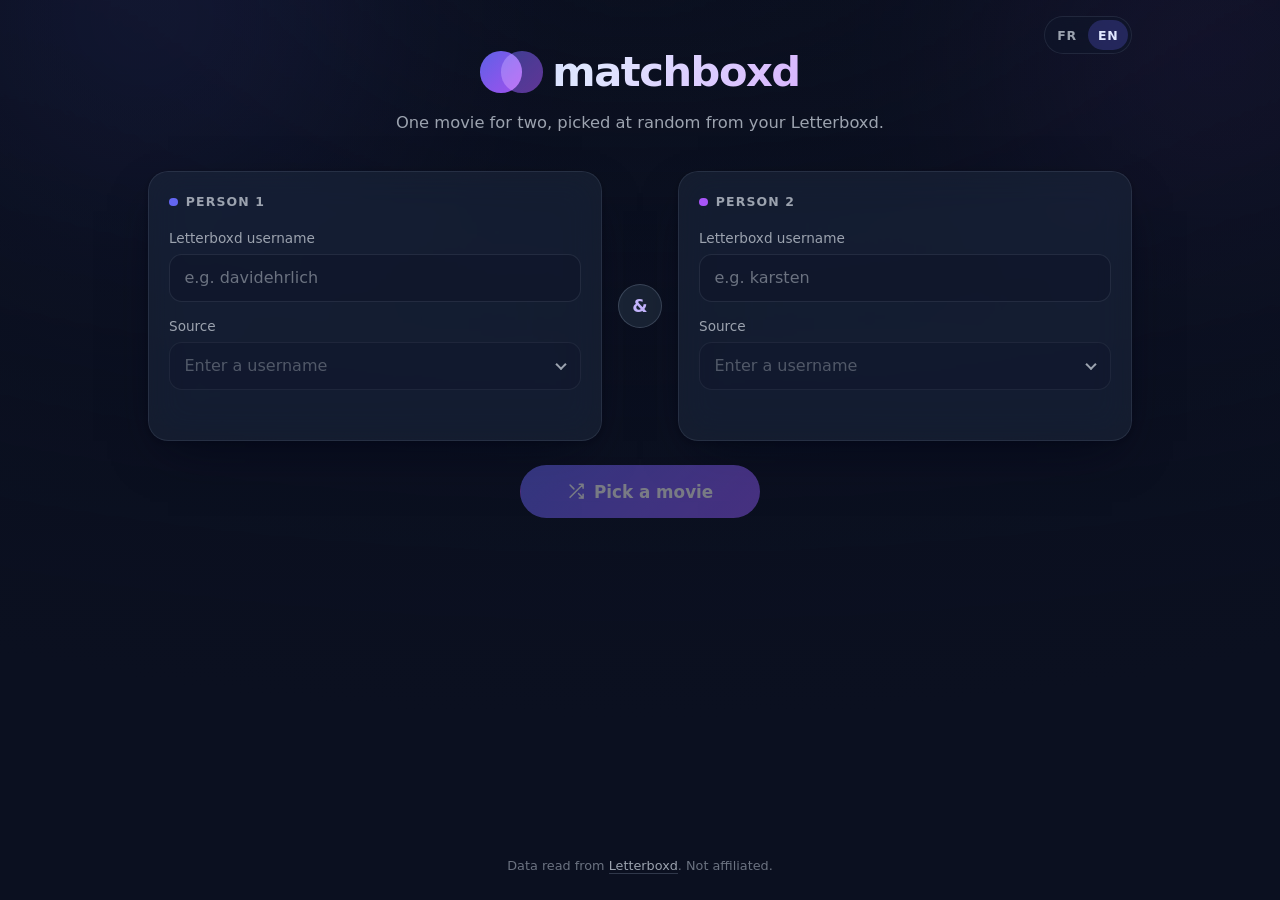
<file: web/index.html>
<!doctype html>
<html lang="fr">
<head>
  <meta charset="utf-8">
  <meta name="viewport" content="width=device-width, initial-scale=1, viewport-fit=cover">
  <meta name="theme-color" content="#0b1020">
  <meta name="description" content="Tirez au sort un film à regarder à deux, à partir de vos comptes Letterboxd.">
  <title>matchboxd</title>
  <link rel="icon" href="favicon.svg" type="image/svg+xml">
  <link rel="stylesheet" href="style.css">
</head>
<body>
  <div class="backdrop" aria-hidden="true">
    <div class="backdrop-img" id="backdrop"></div>
    <div class="glow glow-a"></div>
    <div class="glow glow-b"></div>
  </div>

  <main class="shell">
    <nav class="lang" aria-label="Langue / Language">
      <button type="button" data-lang="fr" lang="fr">FR</button>
      <button type="button" data-lang="en" lang="en">EN</button>
    </nav>

    <header class="masthead">
      <h1 class="logo"><span class="logo-mark" aria-hidden="true"><i></i><i></i></span>matchboxd</h1>
      <p class="tagline" data-i18n="tagline"></p>
    </header>

    <form class="pickers" id="form" novalidate>
      <fieldset class="panel person" data-side="a">
        <legend class="person-label"><span class="dot"></span><span data-i18n="person1"></span></legend>
        <label class="field">
          <span data-i18n="username"></span>
          <input type="text" name="user" autocomplete="off" autocapitalize="off" spellcheck="false" data-i18n-placeholder="placeholderA">
        </label>
        <label class="field">
          <span data-i18n="source"></span>
          <div class="select-wrap">
            <select name="source" disabled></select>
          </div>
        </label>
        <p class="field-msg" role="status"></p>
      </fieldset>

      <div class="amp" aria-hidden="true">&amp;</div>

      <fieldset class="panel person" data-side="b">
        <legend class="person-label"><span class="dot"></span><span data-i18n="person2"></span></legend>
        <label class="field">
          <span data-i18n="username"></span>
          <input type="text" name="user" autocomplete="off" autocapitalize="off" spellcheck="false" data-i18n-placeholder="placeholderB">
        </label>
        <label class="field">
          <span data-i18n="source"></span>
          <div class="select-wrap">
            <select name="source" disabled></select>
          </div>
        </label>
        <p class="field-msg" role="status"></p>
      </fieldset>

      <div class="actions">
        <button type="submit" class="btn btn-primary" id="pick" disabled>
          <svg class="icon" viewBox="0 0 24 24" aria-hidden="true"><path d="M16 3h5v5M4 20 21 3M21 16v5h-5M15 15l6 6M4 4l5 5"/></svg>
          <svg class="icon-loader" viewBox="0 0 24 24" aria-hidden="true"><path d="M21 12a9 9 0 1 1-6.22-8.56"/></svg>
          <span data-i18n="pick"></span>
        </button>
      </div>
    </form>

    <section class="result" id="result" aria-live="polite"></section>
  </main>

  <footer class="foot">
    <span data-i18n="footer"></span> <a href="https://letterboxd.com" target="_blank" rel="noopener">Letterboxd</a>.
    <span data-i18n="notAffiliated"></span>
  </footer>

  <template id="tpl-film">
    <article class="panel film">
      <div class="film-bg" aria-hidden="true"></div>
      <div class="film-poster">
        <img alt="" loading="eager" decoding="async">
      </div>
      <div class="film-body">
        <p class="common"></p>
        <h2 class="film-title"><span class="title"></span> <span class="year"></span></h2>
        <p class="film-meta"></p>
        <ul class="genres"></ul>
        <div class="badges"></div>
        <p class="synopsis"></p>
        <div class="film-actions">
          <button type="button" class="btn btn-primary again">
            <svg class="icon" viewBox="0 0 24 24" aria-hidden="true"><path d="M3 12a9 9 0 0 1 15.5-6.2L21 8M21 3v5h-5M21 12a9 9 0 0 1-15.5 6.2L3 16M3 21v-5h5"/></svg>
            <svg class="icon-loader" viewBox="0 0 24 24" aria-hidden="true"><path d="M21 12a9 9 0 1 1-6.22-8.56"/></svg>
            <span data-i18n="again"></span>
          </button>
          <a class="btn btn-ghost lb-link" target="_blank" rel="noopener">Letterboxd</a>
          <a class="btn btn-ghost imdb-link" target="_blank" rel="noopener">IMDb</a>
        </div>
      </div>
    </article>
  </template>

  <script src="app.js"></script>
</body>
</html>
</file>
<file: web/style.css>
/* matchboxd — visual language after ElegantFin / Jellyseerr:
   deep slate canvas, indigo→violet accents, frosted translucent panels. */

:root {
  --bg: #0b1020;
  --bg-2: #111827;
  --panel: rgba(30, 41, 59, 0.55);
  --panel-strong: rgba(30, 41, 59, 0.78);
  --field: rgba(15, 23, 42, 0.6);
  --border: rgba(148, 163, 184, 0.14);
  --border-strong: rgba(148, 163, 184, 0.28);
  --text: #e5e7eb;
  --text-2: #9ca3af;
  --text-3: #6b7280;
  --indigo: #6366f1;
  --violet: #8b5cf6;
  --purple: #a855f7;
  --grad: linear-gradient(135deg, var(--indigo) 0%, var(--violet) 55%, var(--purple) 100%);
  --danger: #f87171;
  --warn: #fbbf24;
  --radius: 1.25rem;
  --radius-sm: 0.8rem;
  --shadow: 0 20px 50px -20px rgba(2, 6, 23, 0.8), 0 2px 6px rgba(2, 6, 23, 0.3);
  --ease: cubic-bezier(0.2, 0.8, 0.2, 1);
  --font: ui-sans-serif, -apple-system, BlinkMacSystemFont, "Segoe UI Variable", "Segoe UI", system-ui, Roboto, "Helvetica Neue", Arial, sans-serif;
  color-scheme: dark;
}

*, *::before, *::after { box-sizing: border-box; }

html { -webkit-text-size-adjust: 100%; }

body {
  margin: 0;
  min-height: 100vh;
  min-height: 100dvh;
  display: flex;
  flex-direction: column;
  background: var(--bg);
  color: var(--text);
  font: 400 1rem/1.55 var(--font);
  -webkit-font-smoothing: antialiased;
  overflow-x: hidden;
}

a { color: inherit; }

/* ---------- Atmosphere ---------- */

.backdrop { position: fixed; inset: 0; z-index: -1; overflow: hidden; pointer-events: none; }

.backdrop::after { /* vignette keeping text readable over any backdrop */
  content: "";
  position: absolute; inset: 0;
  background:
    radial-gradient(120% 80% at 50% 0%, transparent 0%, rgba(11, 16, 32, 0.55) 60%, var(--bg) 100%),
    linear-gradient(to bottom, rgba(11, 16, 32, 0.35), var(--bg) 92%);
}

.backdrop-img {
  position: absolute; inset: -6%;
  background: center / cover no-repeat;
  filter: blur(40px) saturate(1.3) brightness(0.7);
  opacity: 0;
  transform: scale(1.08);
  transition: opacity 1.1s var(--ease), transform 1.6s var(--ease);
}
.backdrop-img.on { opacity: 1; transform: scale(1); }

.glow { position: absolute; border-radius: 50%; filter: blur(90px); opacity: 0.45; }
.glow-a { width: 46rem; height: 46rem; top: -22rem; left: -14rem; background: radial-gradient(circle, rgba(99, 102, 241, 0.55), transparent 65%); }
.glow-b { width: 40rem; height: 40rem; top: -16rem; right: -16rem; background: radial-gradient(circle, rgba(168, 85, 247, 0.4), transparent 65%); }

/* ---------- Layout ---------- */

.shell {
  flex: 1;
  width: 100%;
  max-width: 64rem;
  margin: 0 auto;
  padding: max(2.5rem, env(safe-area-inset-top)) 1.25rem 2rem;
}

.masthead { text-align: center; margin-bottom: 2.25rem; animation: rise 0.7s var(--ease) both; }

.logo {
  display: inline-flex; align-items: center; gap: 0.6rem;
  margin: 0;
  font-size: clamp(2rem, 5vw, 2.6rem);
  font-weight: 750;
  letter-spacing: -0.035em;
  background: linear-gradient(120deg, #c7d2fe 0%, #e0e7ff 35%, #d8b4fe 100%);
  -webkit-background-clip: text; background-clip: text;
  color: transparent;
}

.logo-mark { position: relative; width: 1.5em; height: 1em; flex: none; }
.logo-mark i {
  position: absolute; top: 0; width: 1em; height: 1em; border-radius: 50%;
  background: var(--grad);
}
.logo-mark i:first-child { left: 0; opacity: 0.95; }
.logo-mark i:last-child { right: 0; opacity: 0.55; mix-blend-mode: screen; }

.tagline { margin: 0.35rem 0 0; color: var(--text-2); font-size: 1.02rem; }

/* ---------- Language switch ---------- */

.shell { position: relative; }
.lang {
  position: absolute; top: 1rem; right: 1.25rem;
  display: flex; padding: 3px; gap: 2px;
  border: 1px solid var(--border);
  border-radius: 999px;
  background: rgba(15, 23, 42, 0.5);
  -webkit-backdrop-filter: blur(12px); backdrop-filter: blur(12px);
}
.lang button {
  min-width: 2.4rem; min-height: 1.9rem; padding: 0 0.6rem;
  border: 0; border-radius: 999px;
  background: transparent; color: var(--text-2);
  font: inherit; font-size: 0.78rem; font-weight: 650; letter-spacing: 0.06em;
  cursor: pointer;
  transition: background 0.2s, color 0.2s;
}
.lang button:hover { color: var(--text); }
.lang button[aria-pressed="true"] { background: rgba(99, 102, 241, 0.25); color: #e0e7ff; }
.lang button:focus-visible { outline: 2px solid #a5b4fc; outline-offset: 1px; }

/* Re-render after a language change: don't replay the reveal animations. */
.result.static *, .result.static *::before, .result.static *::after { animation: none !important; transition: none !important; }

/* ---------- Panels ---------- */

.panel {
  background: var(--panel);
  border: 1px solid var(--border);
  border-radius: var(--radius);
  box-shadow: var(--shadow);
  -webkit-backdrop-filter: blur(18px) saturate(1.4);
  backdrop-filter: blur(18px) saturate(1.4);
}

.pickers {
  display: grid;
  grid-template-columns: 1fr auto 1fr;
  align-items: stretch;
  gap: 1rem;
}

.person {
  margin: 0;
  padding: 1.25rem 1.25rem 1rem;
  min-width: 0;
  animation: rise 0.7s var(--ease) both;
  transition: border-color 0.3s, transform 0.3s var(--ease);
}
.person[data-side="a"] { animation-delay: 0.06s; }
.person[data-side="b"] { animation-delay: 0.12s; }
.person:focus-within { border-color: rgba(129, 140, 248, 0.4); }

.person-label {
  float: left; width: 100%;
  display: flex; align-items: center; gap: 0.5rem;
  padding: 0; margin-bottom: 1rem;
  font-size: 0.78rem; font-weight: 650; letter-spacing: 0.09em; text-transform: uppercase;
  color: var(--text-2);
}
.person-label + * { clear: both; }
.dot { width: 0.55rem; height: 0.55rem; border-radius: 50%; background: var(--indigo); }
.person[data-side="b"] .dot { background: var(--purple); }

.amp {
  align-self: center;
  display: grid; place-items: center;
  width: 2.75rem; height: 2.75rem;
  border-radius: 50%;
  border: 1px solid var(--border-strong);
  background: var(--panel-strong);
  -webkit-backdrop-filter: blur(12px); backdrop-filter: blur(12px);
  color: #c4b5fd; font-weight: 600; font-size: 1.1rem;
  animation: pop 0.6s 0.25s var(--ease) both;
}

.field { display: block; margin-bottom: 0.85rem; }
.field > span { display: block; margin-bottom: 0.35rem; font-size: 0.85rem; color: var(--text-2); }

input, select {
  width: 100%;
  min-height: 2.9rem;
  padding: 0.65rem 0.9rem;
  border: 1px solid var(--border);
  border-radius: var(--radius-sm);
  background: var(--field);
  color: var(--text);
  font: inherit;
  font-size: 1rem; /* ≥16px avoids zoom on iOS */
  transition: border-color 0.2s, box-shadow 0.2s, background 0.2s;
}
input::placeholder { color: var(--text-3); }
input:hover, select:hover:not(:disabled) { border-color: var(--border-strong); }
input:focus, select:focus {
  outline: none;
  border-color: rgba(129, 140, 248, 0.7);
  box-shadow: 0 0 0 3px rgba(99, 102, 241, 0.22);
  background: rgba(15, 23, 42, 0.8);
}

.select-wrap { position: relative; }
.select-wrap::after {
  content: "";
  position: absolute; right: 1rem; top: 50%;
  width: 0.5rem; height: 0.5rem;
  border-right: 2px solid var(--text-2); border-bottom: 2px solid var(--text-2);
  transform: translateY(-70%) rotate(45deg);
  pointer-events: none;
}
select { appearance: none; -webkit-appearance: none; padding-right: 2.5rem; text-overflow: ellipsis; cursor: pointer; }
select:disabled { color: var(--text-3); cursor: default; }
select option, select optgroup { background: var(--bg-2); color: var(--text); }

.person.loading .select-wrap::after {
  width: 0.9rem; height: 0.9rem; border: 2px solid rgba(165, 180, 252, 0.25); border-top-color: #a5b4fc;
  border-radius: 50%; transform: translateY(-50%); animation: spin 0.8s linear infinite;
}

.field-msg { min-height: 1.3rem; margin: 0; font-size: 0.85rem; color: var(--text-3); }
.field-msg.error { color: var(--danger); }
.field-msg.warn { color: var(--warn); }
.field-msg.ok { color: #a5b4fc; }

.actions { grid-column: 1 / -1; display: flex; justify-content: center; padding-top: 0.5rem; animation: rise 0.7s 0.18s var(--ease) both; }

/* ---------- Buttons ---------- */

.btn {
  position: relative;
  display: inline-flex; align-items: center; justify-content: center; gap: 0.55rem;
  min-height: 2.9rem;
  padding: 0.7rem 1.4rem;
  border: 1px solid transparent;
  border-radius: 999px;
  font: inherit; font-weight: 600; font-size: 0.98rem;
  text-decoration: none;
  cursor: pointer;
  transition: background 0.2s, background-position 0.3s, border-color 0.2s, opacity 0.2s;
  -webkit-tap-highlight-color: transparent;
}
.btn svg { width: 1.15rem; height: 1.15rem; fill: none; stroke: currentColor; stroke-width: 2; stroke-linecap: round; stroke-linejoin: round; }

/* Flat buttons: no shadow; hover only shifts the colour slightly. */
.btn-primary {
  color: #fff;
  background: var(--grad);
  background-size: 160% 160%;
  background-position: 0% 50%;
}
.btn-primary:hover:not(:disabled) { background-position: 100% 50%; }
.btn-primary:disabled { opacity: 0.45; cursor: not-allowed; }
#pick { min-width: 15rem; min-height: 3.3rem; font-size: 1.05rem; }

.btn-ghost {
  color: var(--text);
  background: rgba(51, 65, 85, 0.45);
  border-color: var(--border);
}
.btn-ghost:hover { background: rgba(71, 85, 105, 0.55); border-color: var(--border-strong); }

.btn:focus-visible, input:focus-visible, select:focus-visible { outline: 2px solid #a5b4fc; outline-offset: 2px; }

/* ---------- Result ---------- */

.result { margin-top: 2.5rem; }
.result:empty { display: none; }

.film {
  display: grid;
  grid-template-columns: minmax(12rem, 17rem) 1fr;
  gap: 2rem;
  padding: 1.75rem;
  background: rgba(15, 23, 42, 0.55);
  border-color: rgba(148, 163, 184, 0.16);
  position: relative;
  isolation: isolate;
  overflow: hidden;
  animation: reveal 0.9s var(--ease) both;
}

/* The film's backdrop, blurred, behind the card content. */
.film-bg {
  position: absolute; inset: -40px;
  z-index: -1;
  background: center / cover no-repeat;
  filter: blur(28px) saturate(1.3) brightness(0.62);
  opacity: 0;
  transform: scale(1.06);
  transition: opacity 1.2s var(--ease), transform 1.8s var(--ease);
}
.film-bg.on { opacity: 1; transform: none; }
.film-bg::after {
  content: "";
  position: absolute; inset: 0;
  background: linear-gradient(100deg, rgba(11, 16, 32, 0.82) 0%, rgba(11, 16, 32, 0.55) 45%, rgba(15, 23, 42, 0.7) 100%);
}

.film-poster {
  position: relative;
  align-self: start;
  aspect-ratio: 2 / 3;
  border-radius: 0.9rem;
  overflow: hidden;
  background: linear-gradient(160deg, #1e293b, #0f172a);
  box-shadow: 0 30px 60px -25px rgba(0, 0, 0, 0.9), 0 0 0 1px rgba(255, 255, 255, 0.06);
  animation: poster-in 1s 0.1s var(--ease) both;
}
.film-poster img { display: block; width: 100%; height: 100%; object-fit: cover; opacity: 0; transition: opacity 0.6s; }
.film-poster img.loaded { opacity: 1; }

.film-body { min-width: 0; display: flex; flex-direction: column; }
.film-body > * { animation: rise 0.7s var(--ease) both; }
.film-body > :nth-child(1) { animation-delay: 0.15s; }
.film-body > :nth-child(2) { animation-delay: 0.22s; }
.film-body > :nth-child(3) { animation-delay: 0.28s; }
.film-body > :nth-child(4) { animation-delay: 0.34s; }
.film-body > :nth-child(5) { animation-delay: 0.4s; }
.film-body > :nth-child(6) { animation-delay: 0.46s; }
.film-body > :nth-child(7) { animation-delay: 0.52s; }

.common {
  align-self: flex-start;
  margin: 0 0 0.9rem;
  padding: 0.3rem 0.75rem;
  border-radius: 999px;
  border: 1px solid rgba(139, 92, 246, 0.35);
  background: rgba(99, 102, 241, 0.14);
  color: #c7d2fe;
  font-size: 0.82rem; font-weight: 600;
}

.film-title { margin: 0; font-size: clamp(1.6rem, 4vw, 2.4rem); line-height: 1.12; font-weight: 750; letter-spacing: -0.025em; color: #f8fafc; }
.film-title .year { font-weight: 400; color: var(--text-2); }

.film-meta { margin: 0.55rem 0 0; color: var(--text-2); }
.film-meta b { color: var(--text); font-weight: 600; }
.film-meta .sep { margin: 0 0.45rem; color: var(--text-3); }

.genres { display: flex; flex-wrap: wrap; gap: 0.4rem; margin: 0.9rem 0 0; padding: 0; list-style: none; }
.genres:empty { display: none; }
.genres li {
  padding: 0.22rem 0.7rem;
  border-radius: 999px;
  border: 1px solid var(--border);
  background: rgba(51, 65, 85, 0.4);
  font-size: 0.8rem; color: #cbd5e1;
}

.badges { display: flex; flex-wrap: wrap; gap: 0.6rem; margin-top: 1.1rem; }
.badges:empty { display: none; }
.badge {
  display: inline-flex; align-items: center; gap: 0.6rem;
  padding: 0.45rem 0.85rem 0.45rem 0.55rem;
  border-radius: 0.8rem;
  border: 1px solid var(--border);
  background: rgba(15, 23, 42, 0.65);
  text-decoration: none;
  transition: border-color 0.2s;
}
a.badge:hover { border-color: var(--border-strong); }
.badge-icon { display: grid; place-items: center; height: 1.9rem; min-width: 1.9rem; padding: 0 0.35rem; border-radius: 0.5rem; font-size: 0.72rem; font-weight: 800; }
.badge-value { font-size: 1.15rem; font-weight: 700; color: #f8fafc; font-variant-numeric: tabular-nums; }
.badge-value small { font-size: 0.75rem; font-weight: 500; color: var(--text-3); }
.badge-sub { display: block; font-size: 0.72rem; color: var(--text-3); line-height: 1.2; }

.badge-lb .badge-icon { background: #14181c; gap: 2px; display: flex; padding: 0 0.4rem; }
.badge-lb .badge-icon i { width: 0.5rem; height: 0.5rem; border-radius: 50%; }
.badge-lb .badge-icon i:nth-child(1) { background: #ff8000; }
.badge-lb .badge-icon i:nth-child(2) { background: #00e054; }
.badge-lb .badge-icon i:nth-child(3) { background: #40bcf4; }
.badge-imdb .badge-icon { background: #f5c518; color: #000; letter-spacing: -0.02em; }

.synopsis { margin: 1.2rem 0 0; color: #cbd5e1; line-height: 1.65; max-width: 62ch; }
.synopsis:empty { display: none; }

.film-actions { display: flex; flex-wrap: wrap; gap: 0.65rem; margin-top: auto; padding-top: 1.5rem; }

/* Empty / error / loading states */
.notice {
  padding: 2rem 1.5rem;
  text-align: center;
  animation: reveal 0.6s var(--ease) both;
}
.notice h2 { margin: 0.5rem 0 0.35rem; font-size: 1.25rem; font-weight: 650; color: #f1f5f9; }
.notice p { margin: 0 auto; max-width: 42ch; color: var(--text-2); }
.notice-icon {
  display: inline-grid; place-items: center;
  width: 3.2rem; height: 3.2rem; border-radius: 50%;
  background: rgba(99, 102, 241, 0.14); border: 1px solid rgba(139, 92, 246, 0.3);
  font-size: 1.4rem;
}
.notice.error .notice-icon { background: rgba(248, 113, 113, 0.12); border-color: rgba(248, 113, 113, 0.3); }

.loading-card { display: grid; grid-template-columns: minmax(12rem, 17rem) 1fr; gap: 2rem; padding: 1.75rem; }
.skel { border-radius: 0.6rem; background: linear-gradient(90deg, rgba(51, 65, 85, 0.35) 0%, rgba(71, 85, 105, 0.55) 50%, rgba(51, 65, 85, 0.35) 100%); background-size: 200% 100%; animation: shimmer 1.4s linear infinite; }
.skel-poster { aspect-ratio: 2 / 3; border-radius: 0.9rem; }
.skel-lines { display: flex; flex-direction: column; gap: 0.8rem; }
.skel-lines .skel { height: 1rem; }
.skel-lines .skel:nth-child(1) { width: 35%; height: 1.4rem; }
.skel-lines .skel:nth-child(2) { width: 75%; height: 2.2rem; }
.skel-lines .skel:nth-child(3) { width: 55%; }
.skel-lines .skel:nth-child(4) { width: 90%; margin-top: 1rem; }
.skel-lines .skel:nth-child(5) { width: 80%; }
.loading-text { grid-column: 1 / -1; margin: 0; text-align: center; color: var(--text-2); font-size: 0.92rem; }

.foot { padding: 1.5rem 1.25rem max(1.5rem, env(safe-area-inset-bottom)); text-align: center; font-size: 0.8rem; color: var(--text-3); }
.foot a { color: var(--text-2); text-decoration: none; border-bottom: 1px solid var(--border-strong); }
.foot a:hover { color: var(--text); }

/* ---------- Motion ---------- */

@keyframes rise { from { opacity: 0; transform: translateY(14px); } to { opacity: 1; transform: none; } }
@keyframes pop { from { opacity: 0; transform: scale(0.6); } to { opacity: 1; transform: none; } }
@keyframes spin { to { transform: translateY(-50%) rotate(360deg); } }
/* While loading, the button icon is swapped for a spinning loader. */
.btn .icon-loader { display: none; }
.btn.busy .icon { display: none; }
.btn.busy .icon-loader { display: block; animation: spin-plain 0.8s linear infinite; }
.btn-primary.busy:disabled { opacity: 1; cursor: progress; }
@keyframes spin-plain { to { transform: rotate(360deg); } }
@keyframes shimmer { to { background-position: -200% 0; } }
@keyframes reveal {
  from { opacity: 0; transform: translateY(24px) scale(0.97); filter: blur(8px); }
  to { opacity: 1; transform: none; filter: none; }
}
@keyframes poster-in {
  from { opacity: 0; transform: perspective(900px) rotateY(-14deg) translateX(-12px) scale(0.94); }
  to { opacity: 1; transform: none; }
}

@media (prefers-reduced-motion: reduce) {
  *, *::before, *::after { animation-duration: 0.01ms !important; animation-delay: 0s !important; transition-duration: 0.01ms !important; }
}

/* ---------- Mobile ---------- */

@media (max-width: 760px) {
  .shell { padding-top: max(1.75rem, env(safe-area-inset-top)); padding-inline: 1rem; }
  .masthead { margin-bottom: 1.5rem; padding-top: 1.75rem; }
  .lang { top: 0.75rem; right: 1rem; }
  .pickers { grid-template-columns: 1fr; gap: 0.75rem; }
  .amp { justify-self: center; width: 2.4rem; height: 2.4rem; margin: -0.1rem 0; }
  .actions { position: sticky; bottom: max(0.75rem, env(safe-area-inset-bottom)); z-index: 2; }
  #pick { width: 100%; }

  .film, .loading-card { grid-template-columns: 1fr; gap: 1.25rem; padding: 1.1rem; }
  .film-bg::after { background: linear-gradient(to bottom, rgba(11, 16, 32, 0.45) 0%, rgba(11, 16, 32, 0.8) 45%, rgba(11, 16, 32, 0.88) 100%); }
  .film-poster, .skel-poster { width: min(62%, 15rem); justify-self: center; }
  .film-body { text-align: center; align-items: center; }
  .common { align-self: center; }
  .genres, .badges, .film-actions { justify-content: center; }
  .synopsis { text-align: left; }
  .film-actions { width: 100%; }
  .film-actions .again { flex: 1 1 100%; }
  .film-actions .btn-ghost { flex: 1 1 0; }
  .skel-lines .skel { align-self: center; }
}
</file>
